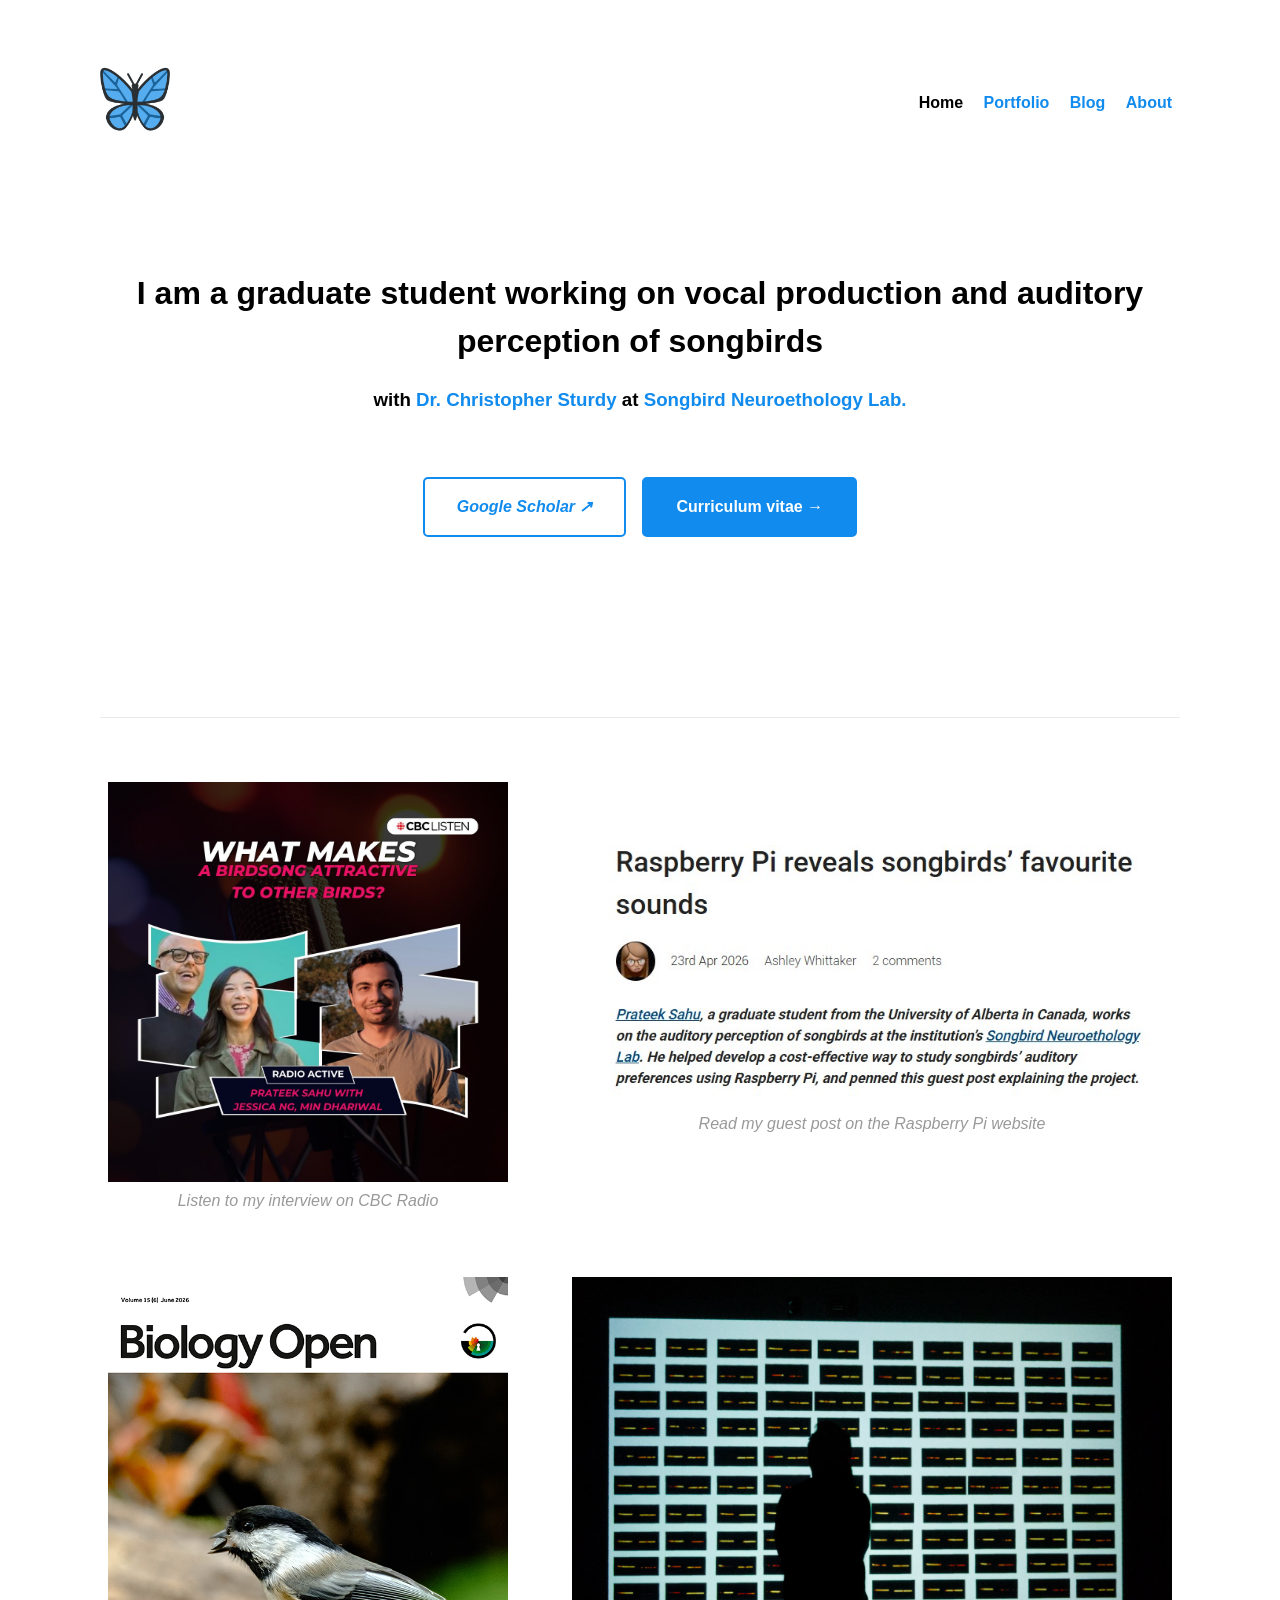
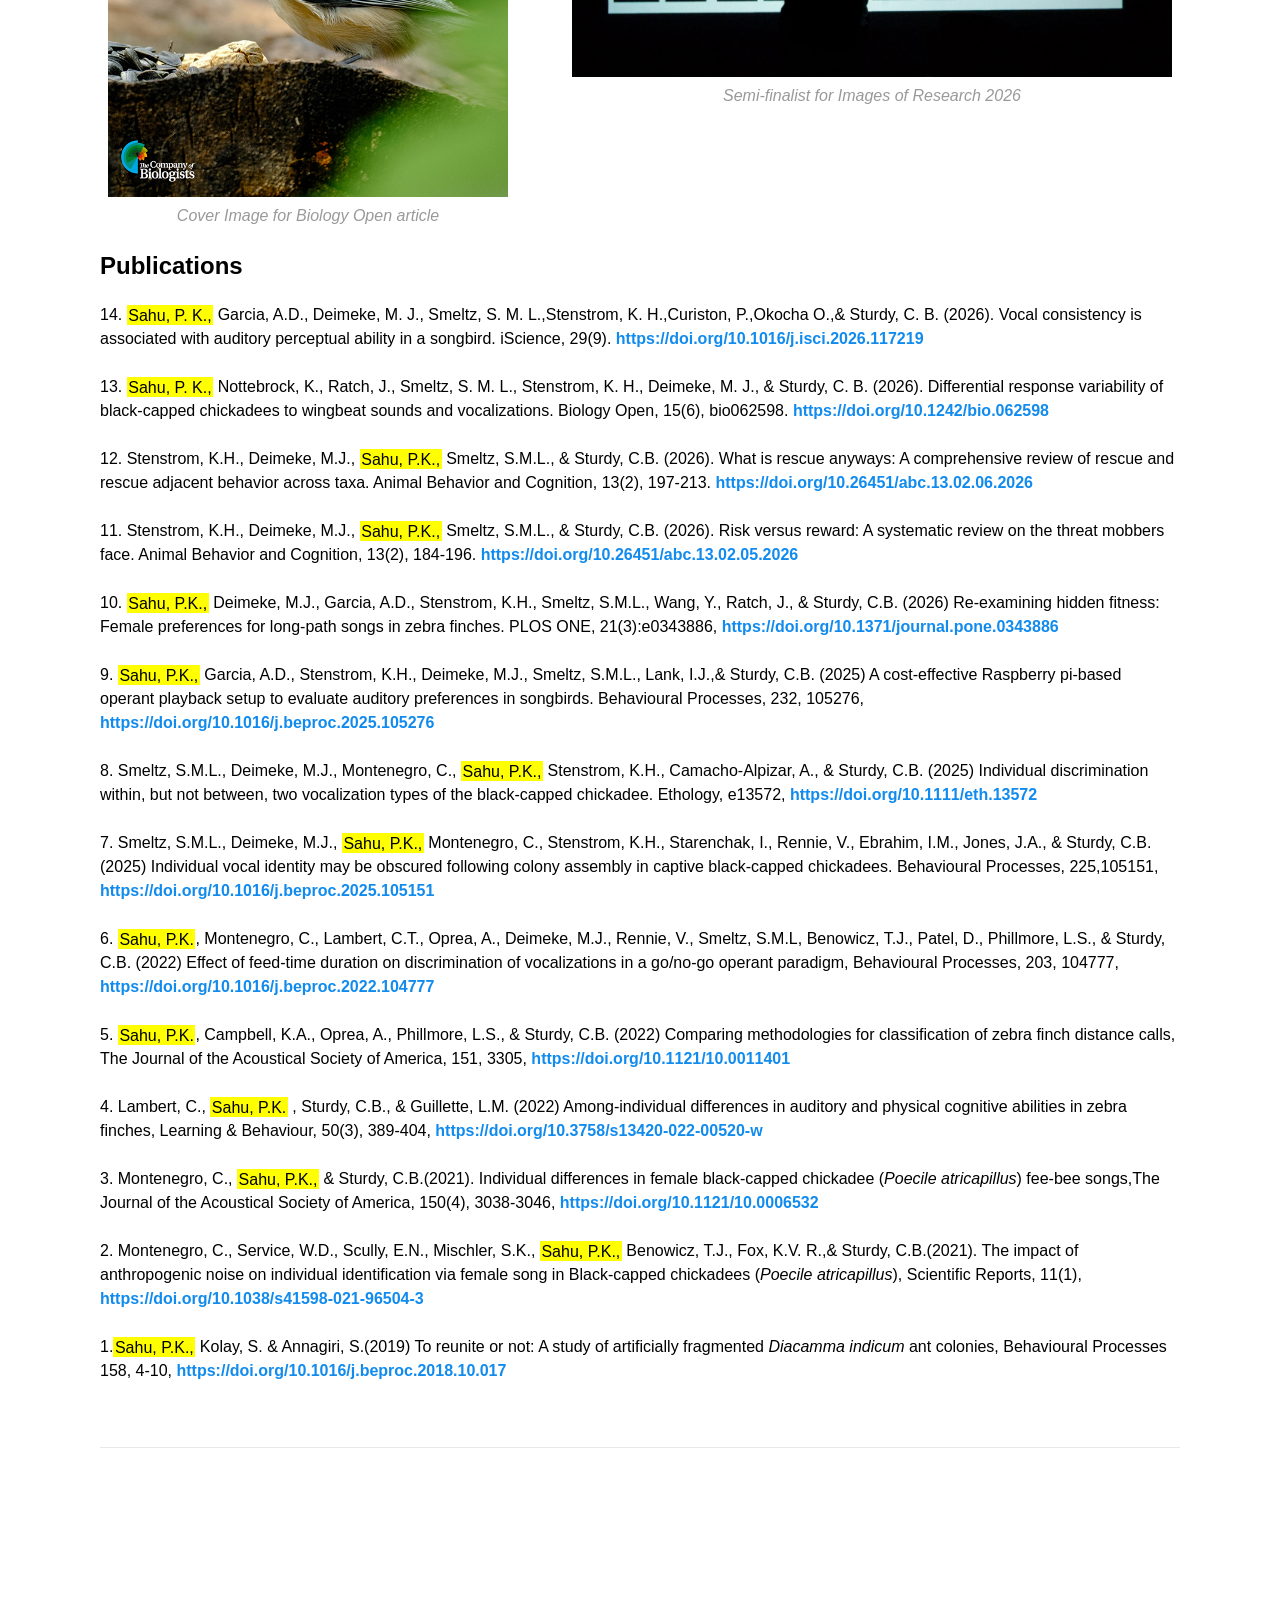
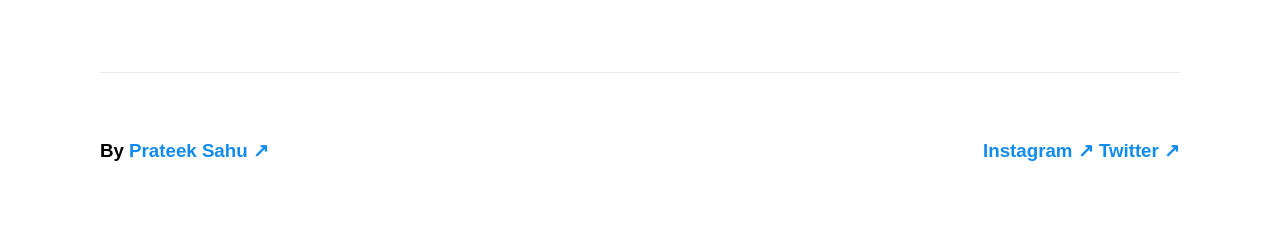
<file: index.html>
<!-- MVP.css quickstart template: https://github.com/andybrewer/mvp/ -->

<!DOCTYPE html>
<html lang="en">

<head>
    <link rel="icon" href="./images/logo.png">
    <link rel="stylesheet" href="./mvp.css">

    <meta charset="utf-8">
    <meta name="description" content="My description">
    <meta name="viewport" content="width=device-width, initial-scale=1.0">

    <title>Home | Prateek Sahu</title>
</head>

<body>
    <header>
        <nav>
            <a href="https://prateeksahu.com"> <img alt="Prateek Sahu" src="./images/logo.png" height="70"></a>
            <ul>
                <li>Home</li>
                <li><a href="./portfolio.html">Portfolio</a></li>
                <li><a href="./blog.html">Blog</a></li>
                <li><a href="./about.html">About</a></li>
                <!-- <li><a href="#">Dropdown Menu Item</a>
                    <ul>
                        <li><a href="#">Sublink with a long name</a></li>
                        <li><a href="#">Short sublink</a></li>
                    </ul>
                </li> -->
            </ul>
        </nav>
        <h1>
           I am a graduate student working on vocal production and auditory perception of songbirds</h1>
        <h3> with <a href="https://www.ualberta.ca/science/about-us/contact-us/faculty-directory/christopher-sturdy"> Dr. Christopher Sturdy </a> at 
            <a href="https://sites.psych.ualberta.ca/songbirdneuroethologylab/">Songbird Neuroethology Lab.</h3>
        <br>
        <p><a href="https://scholar.google.com/citations?user=PaXuXvQAAAAJ&hl=en" target="_blank"><i>Google Scholar &nearr;</i></a><a href="./Prateek_Sahu_CV.pdf" target="_blank"><b>Curriculum vitae &rarr;</b></a></p>
    </header>
    <main>
        <!-- <hr>
        <section>
            <!-- <header>
                <h2>Recent Research</h2>
                <p>2. Feed time duration & operant paradigm </p>
                <BR>
                <p>In our Songbird Neuroethology Lab, we often use operant conditioning procedures to study auditory perception i.e. how do birds perceive various vocalizations/sounds? 
                    In an operant study, birds are trained to respond to specific vocalizations using food reinforcement i.e. birds discriminate among vocalization categories. 
                    In previous studies of our lab, birds used to get 1 sec of food access after correct response (correct option depending on research question).
                    In the current study, I investigated the effect of doubling the feed time duration on discrimination performance.</p>
            </header> -->
            <!-- <aside>
                <h3>What?</h3>
                <p>Zebra finches discriminated female distance calls from male distance calls. We compared discrimination performance of birds who got food access of 2 sec vs 1 sec.</p>
                <!-- <p><small>*with small content</small></p> -->
            </aside> 
            <!-- <aside>
                <h3>Why?</h3>
                <p>Food time duration plays crucial role for motivation and animal-wellbeing during an experiment. Understanding its effect on experimental results will help improve animal welfare.
                     <!-- <sup>with notification</sup></p> -->
            </aside> 
            <!-- <aside>
                <h3>Results</h3>
                <p>There was no significant difference in discrimination performance between 2 sec and 1 sec group birds.</p>
            </aside> -->

        <hr>
        <!-- section for two images with link-->
        <section>
            <figure>
                <a href="https://www.cbc.ca/listen/live-radio/1-52-radio-active/clip/16206412-what-makes-birdsong-attractive-birds" target="_blank">
                    <img alt="CBC Radio Interview" src="./images/cbc.jpg" width="400">
                </a>
                <figcaption><i> Listen to my interview on CBC Radio </i></figcaption>
            </figure>
            <figure>
                <a href="https://www.raspberrypi.com/news/raspberry-pi-reveals-songbirds-favourite-sounds/" target="_blank">
                    <img alt="Raspberry Pi" src="./images/raspi.jpg" width="600">
                </a>
                <figcaption><i>Read my guest post on the Raspberry Pi website</i></figcaption>
            </figure>
            <figure>
                <a href="https://doi.org/10.1242/bio.062598" target="_blank">
                    <img alt="chickadee" src="./images/bcch.png" width="400">
                </a>
                <figcaption><i>Cover Image for Biology Open article</i></figcaption>
            </figure>
              <figure>
                <a href="https://www.ualberta.ca/en/graduate-studies/training-events/research-showcases/images-of-research/2026-images-of-research-gallery.html?details=prateek-sahu" target="_blank">
                    <img alt="chickadee" src="./images/ior.jpg" width="600">
                </a>
                <figcaption><i>Semi-finalist for Images of Research 2026</i></figcaption>
            </figure>
            
        </section>  
        <article>
            <h2>Publications</h2>
            <p>
            14. <mark> Sahu, P. K.,</mark> Garcia, A.D., Deimeke, M. J., Smeltz, S. M. L.,Stenstrom, K. H.,Curiston, P.,Okocha O.,& Sturdy, C. B. (2026). Vocal consistency is associated with auditory perceptual ability in a songbird. 
            iScience, 29(9). <a href="https://doi.org/10.1016/j.isci.2026.117219" target="_blank">https://doi.org/10.1016/j.isci.2026.117219</a> <br> <br>

            13. <mark> Sahu, P. K.,</mark> Nottebrock, K., Ratch, J., Smeltz, S. M. L., Stenstrom, K. H., Deimeke, M. J., & Sturdy, C. B. (2026). Differential response variability of black-capped chickadees to wingbeat sounds and vocalizations. 
            Biology Open, 15(6), bio062598. <a href="https://doi.org/10.1242/bio.062598" target="_blank">https://doi.org/10.1242/bio.062598</a> <br> <br>
            
            12. Stenstrom, K.H., Deimeke, M.J., <mark>Sahu, P.K.,</mark> Smeltz, S.M.L., & Sturdy, C.B. (2026). What is rescue anyways: A comprehensive review of rescue and rescue adjacent behavior across taxa. 
            Animal Behavior and Cognition, 13(2), 197-213. <a href="https://doi.org/10.26451/abc.13.02.06.2026" target="_blank">https://doi.org/10.26451/abc.13.02.06.2026</a> <br> <br>

            11. Stenstrom, K.H., Deimeke, M.J., <mark>Sahu, P.K.,</mark> Smeltz, S.M.L., & Sturdy, C.B. (2026). Risk versus reward: A systematic review on the threat mobbers face. Animal Behavior and Cognition, 13(2), 184-196. 
                <a href="https://doi.org/10.26451/abc.13.02.05.2026" target="_blank">https://doi.org/10.26451/abc.13.02.05.2026</a> <br> <br>
            10. <mark>Sahu, P.K.,</mark> Deimeke, M.J., Garcia, A.D., Stenstrom, K.H., Smeltz, S.M.L., Wang, Y., Ratch, J., & Sturdy, C.B. (2026) Re-examining hidden fitness: Female preferences for long-path songs in
            zebra finches. PLOS ONE, 21(3):e0343886,
                <a href="https://doi.org/10.1371/journal.pone.0343886" target="_blank">https://doi.org/10.1371/journal.pone.0343886</a> <br> <br>

            9. <mark>Sahu, P.K.,</mark> Garcia, A.D., Stenstrom, K.H., Deimeke, M.J., Smeltz, S.M.L., Lank, I.J.,& Sturdy, C.B. (2025) A cost-effective Raspberry pi-based operant playback setup to evaluate auditory
             preferences in songbirds. Behavioural Processes, 232, 105276,
                <a href="https://doi.org/10.1016/j.beproc.2025.105276" target="_blank">https://doi.org/10.1016/j.beproc.2025.105276</a> <br> <br>

            8. Smeltz, S.M.L., Deimeke, M.J., Montenegro, C., <mark>Sahu, P.K.,</mark> Stenstrom, K.H., Camacho-Alpizar, A., & Sturdy, C.B. (2025) Individual discrimination within, but not between, two vocalization types 
              of the black-capped chickadee. Ethology, e13572,
                <a href="https://doi.org/10.1111/eth.13572" target="_blank">https://doi.org/10.1111/eth.13572</a> <br> <br>

            7. Smeltz, S.M.L., Deimeke, M.J., <mark>Sahu, P.K.,</mark> Montenegro, C., Stenstrom, K.H., Starenchak, I., Rennie, V., Ebrahim, I.M., Jones, J.A., & Sturdy, C.B. (2025) Individual vocal identity may be obscured
               following colony assembly in captive black-capped chickadees. Behavioural Processes, 225,105151,
              <a href="https://doi.org/10.1016/j.beproc.2025.105151" target="_blank">https://doi.org/10.1016/j.beproc.2025.105151</a> <br> <br>

            6. <mark>Sahu, P.K.</mark>, Montenegro, C., Lambert, C.T., Oprea, A., Deimeke, M.J., Rennie, V., Smeltz,  S.M.L, Benowicz, T.J., Patel, D., Phillmore, L.S., & Sturdy, C.B. (2022) Effect of feed-time
               duration on discrimination of vocalizations in a go/no-go operant paradigm, Behavioural Processes, 203, 104777,
              <a href="https://doi.org/10.1016/j.beproc.2022.104777" target="_blank">https://doi.org/10.1016/j.beproc.2022.104777</a> <br> <br>
                
            5. <mark>Sahu, P.K.</mark>, Campbell, K.A., Oprea, A., Phillmore, L.S., & Sturdy, C.B. (2022) Comparing
                methodologies for classification of zebra finch distance calls, The Journal of the Acoustical Society
                of America, 151, 3305, <a href="https://doi.org/10.1121/10.0011401" target="_blank">https://doi.org/10.1121/10.0011401</a> <br> <br>

            4. Lambert, C., <mark>Sahu, P.K.</mark> , Sturdy, C.B., & Guillette, L.M. (2022) Among-individual differences in
            auditory and physical cognitive abilities in zebra finches, Learning & Behaviour, 50(3), 389-404, <a href="https://doi.org/10.3758/s13420-022-00520-w" target="_blank">https://doi.org/10.3758/s13420-022-00520-w</a> <br><br>
           
            3. Montenegro, C., <mark>Sahu, P.K.,</mark> & Sturdy, C.B.(2021). Individual differences in female black-capped chickadee (<i>Poecile atricapillus</i>) fee-bee songs,The Journal of the Acoustical Society of America,
            150(4), 3038-3046, <a href="https://doi.org/10.1121/10.0006532" target="_blank">https://doi.org/10.1121/10.0006532</a> <br><br>

            2. Montenegro, C., Service, W.D., Scully, E.N., Mischler, S.K., <mark>Sahu, P.K.,</mark> Benowicz, T.J., Fox,
            K.V. R.,& Sturdy, C.B.(2021). The impact of anthropogenic noise on individual identification via
            female song in Black-capped chickadees (<i>Poecile atricapillus</i>), Scientific Reports, 11(1),
            <a href="https://doi.org/10.1038/s41598-021-96504-3" target="_blank">https://doi.org/10.1038/s41598-021-96504-3</a> <br><br>

            1.<mark>Sahu, P.K.,</mark> Kolay, S. & Annagiri, S.(2019) To reunite or not: A study of artificially fragmented
            <i>Diacamma indicum</i> ant colonies, Behavioural Processes 158, 4-10, <a href="https://doi.org/10.1016/j.beproc.2018.10.017">https://doi.org/10.1016/j.beproc.2018.10.017</a> 

            </p>
            <!-- <figure>
                <img alt="Stock photo" src="https://via.placeholder.com/1080x500?text=Amazing+stock+photo">
                <figcaption><i>Image caption</i></figcaption>
            </figure> -->
        </article>
        <hr>
        <div>
            <!-- <h2>Current Projects</h2>
            <details>
                <summary>Auditory cognition</summary>
                <p>Focusing on different correlates  of auditory cognition.</p>
            </details> -->
            <!-- <details>
                <summary>Another expandable title</summary>
                <p>More revealed content</p>
            </details> -->
            <!-- <p>Inline <code>code</code> snippets</p>
            <pre>
                <code>
// preformatted code block
                </code>
            </pre> -->
        </div>
        <!-- <hr> -->
        <!-- <section>
            <form>
                <header>
                    <h2>Form title</h2>
                </header>
                <label for="input1">Input label:</label>
                <input type="text" id="input1" name="input1" size="20" placeholder="Input1">
                <label for="select1">Select label:</label>
                <select id="select1">
                    <option value="option1">option1</option>
                    <option value="option2">option2</option>
                </select>
                <label for="textarea1">Textarea label:</label>
                <textarea cols="40" rows="5" id="textarea1"></textarea>
                <button type="submit">Submit</button>
            </form>
        </section> -->
    </main>
    <footer>
        <hr>
        <h3>
          By <a href="https://prateeksahu.com" target="_blank">Prateek Sahu &nearr;</a>  
        <span style="float: right">
          <a href="https://instagram.com/prateekksahu" target="_blank">Instagram &nearr;</a> 
          <a href="https://twitter.com/prateek754" target="_blank">Twitter &nearr;</a>
        </span>
        </h3>
       
    </footer>
</body>

</html>
</file>
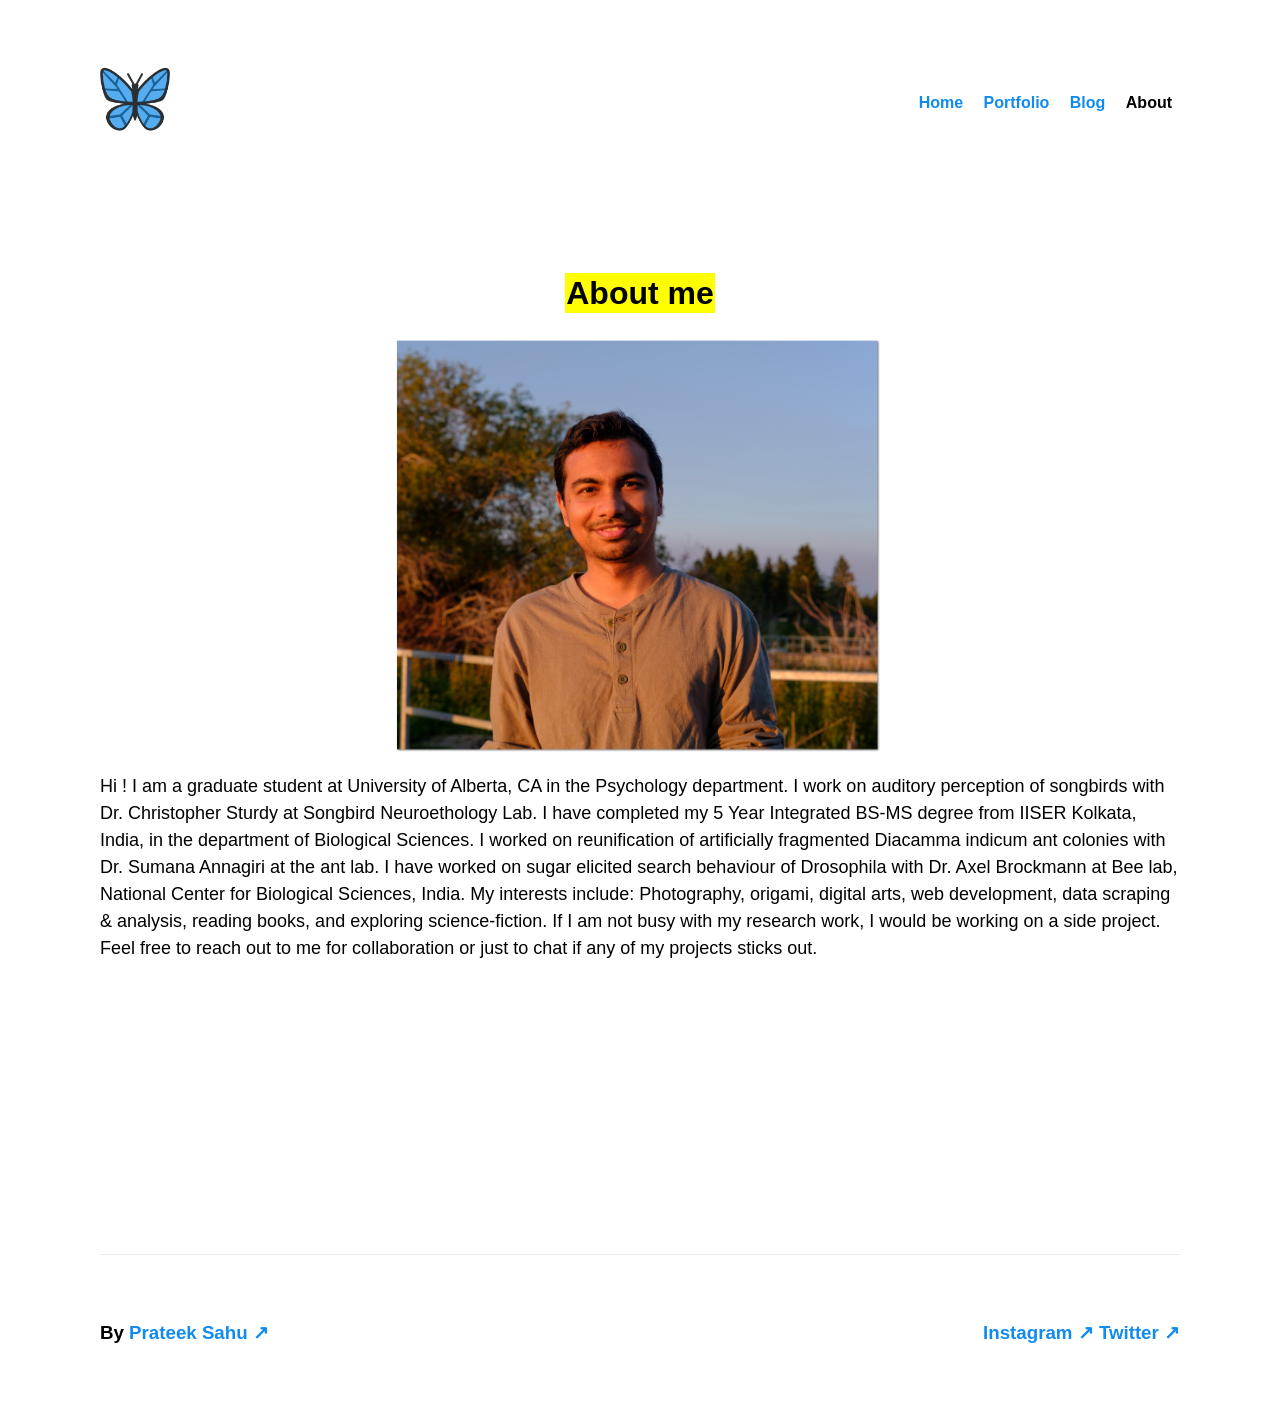
<file: about.html>
<!-- MVP.css quickstart template: https://github.com/andybrewer/mvp/ -->

<!DOCTYPE html>
<html lang="en">

<head>
    <link rel="icon" href="./images/logo.png">
    <link rel="stylesheet" href="./mvp.css">

    <meta charset="utf-8">
    <meta name="description" content="My description">
    <meta name="viewport" content="width=device-width, initial-scale=1.0">

    <title>About | Prateek Sahu</title>
</head>

<body>
    <header>
        <nav>
            <a href="https://prateeksahu.com"> <img alt="Prateek Sahu" src="./images/logo.png" height="70"></a>
            <ul>
                <li><a href="./index.html">Home</a></li>
                <li><a href="./portfolio.html">Portfolio</a></li>
                <li><a href="./blog.html">Blog</a></li>
                <li>About</li>
                <!-- <li><a href="#">Dropdown Menu Item</a>
                    <ul>
                        <li><a href="#">Sublink with a long name</a></li>
                        <li><a href="#">Short sublink</a></li>
                    </ul>
                </li> -->
            </ul>
        </nav>
        <h1>
            <mark>About me</mark> </h1>
            <figure>
                <img alt="Prateek Sahu" src="./images/Prateek.png" width="500" height="416">
                <figcaption><i></i></figcaption>
            </figure>
            <p style="font-size:18px; text-align: left;"> Hi ! I am a graduate student at University of Alberta, CA in the Psychology department. 
                I work on auditory perception of songbirds with Dr. Christopher Sturdy at Songbird Neuroethology Lab. 
                I have completed my 5 Year Integrated BS-MS degree from IISER Kolkata, India, in the department of Biological Sciences. 
                I worked on reunification of artificially fragmented Diacamma indicum ant colonies with Dr. Sumana Annagiri at the ant lab. 
                I have worked on sugar elicited search behaviour of Drosophila with Dr. Axel Brockmann at Bee lab, National Center for Biological Sciences, India.
                My interests include: Photography, origami, digital arts, web development, data scraping & analysis, reading books, and exploring science-fiction. 
                If I am not busy with my research work, I would be working on a side project. Feel free to reach out to me for collaboration or just to chat if any of my projects sticks out.</p>
        <!-- <p> Page Subheading with <mark>highlighting</mark></p> -->
        <br>
        <!-- <p><a href="#"><i>Italic Link Button</i></a><a href="#"><b>Bold Link Button &rarr;</b></a></p> -->
        
    </header>
    <main>
        <!-- <hr>
        <section>
            <blockquote>
                "Quote"
                <footer><i>- Attribution</i></footer>
            </blockquote>
        </section>
        <hr> -->
        <article>
            <!-- <h2>Left-aligned header</h2>
            <p>Left-aligned paragraph</p>
            <aside>
                <p>Article callout</p>
            </aside>
            <ul>
                <li>List item 1</li>
                <li>List item 2</li>
            </ul> -->
         
        </article>
        <!-- <hr> -->
        <!-- <section>
            <form>
                <header>
                    <h2>Form title</h2>
                </header>
                <label for="input1">Input label:</label>
                <input type="text" id="input1" name="input1" size="20" placeholder="Input1">
                <label for="select1">Select label:</label>
                <select id="select1">
                    <option value="option1">option1</option>
                    <option value="option2">option2</option>
                </select>
                <label for="textarea1">Textarea label:</label>
                <textarea cols="40" rows="5" id="textarea1"></textarea>
                <button type="submit">Submit</button>
            </form>
        </section> -->
    </main>
    <footer>
        <hr>
        <h3>
          By <a href="https://prateeksahu.com" target="_blank">Prateek Sahu &nearr;</a>  
        <span style="float: right">
          <a href="https://instagram.com/prateekksahu" target="_blank">Instagram &nearr;</a> 
          <a href="https://twitter.com/prateek754" target="_blank">Twitter &nearr;</a>
        </span>
        </h3>
       
    </footer>
</body>

</html>
</file>
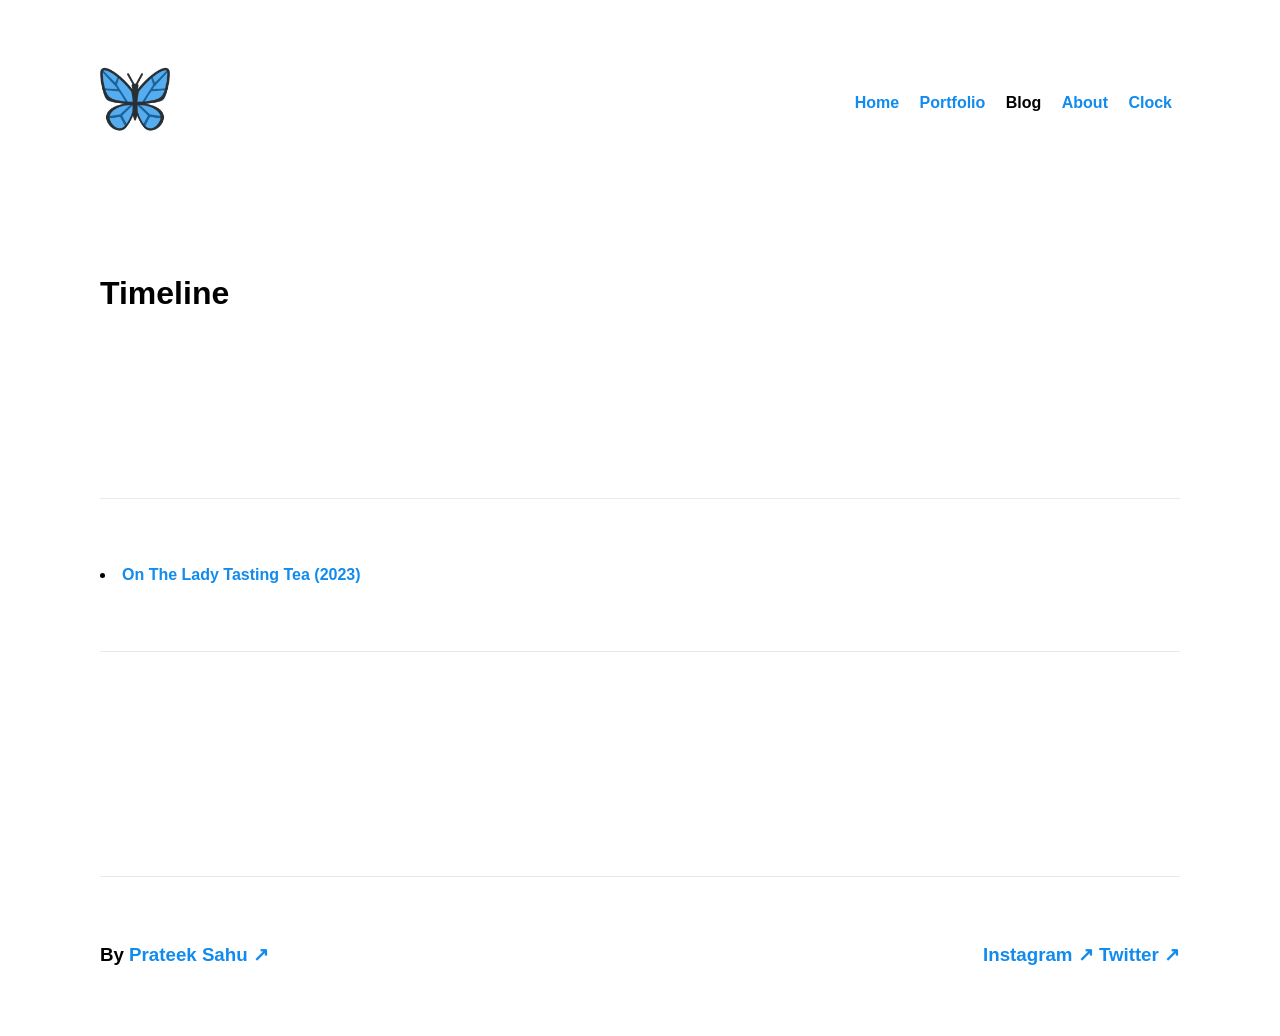
<file: blog.html>
<!-- MVP.css quickstart template: https://github.com/andybrewer/mvp/ -->

<!DOCTYPE html>
<html lang="en">

<head>
    <link rel="icon" href="./images/logo.png">
    <link rel="stylesheet" href="./mvp.css">

    <meta charset="utf-8">
    <meta name="description" content="My description">
    <meta name="viewport" content="width=device-width, initial-scale=1.0">

    <title>Blog | Prateek Sahu</title>
</head>

<body>
    <header>
        <nav>
            <a href="https://prateeksahu.com"> <img alt="Prateek Sahu" src="./images/logo.png" height="70"></a>
            <ul>
                <li><a href="./index.html">Home</a></li>
                <li><a href="./portfolio.html">Portfolio</a></li>
                <li>Blog</li>
                <li><a href="./about.html">About</a></li>
                <li><a href="./gauge-clock.html">Clock</a></li>
            </ul>
        </nav>
        <h1 style="text-align:left;">Timeline</h1>
    </header>
    <main>
        <hr>
        <article>
            <li><a href="./blogs/Oltt.html">On The Lady Tasting Tea (2023)</a></li>
            
        </article>
        <hr>
    </main>
    <footer>
        <hr>
        <h3>
          By <a href="https://prateeksahu.com" target="_blank">Prateek Sahu &nearr;</a>  
        <span style="float: right">
          <a href="https://instagram.com/prateekksahu" target="_blank">Instagram &nearr;</a> 
          <a href="https://twitter.com/prateek754" target="_blank">Twitter &nearr;</a>
        </span>
        </h3>
    </footer>
</body>

</html>
</file>
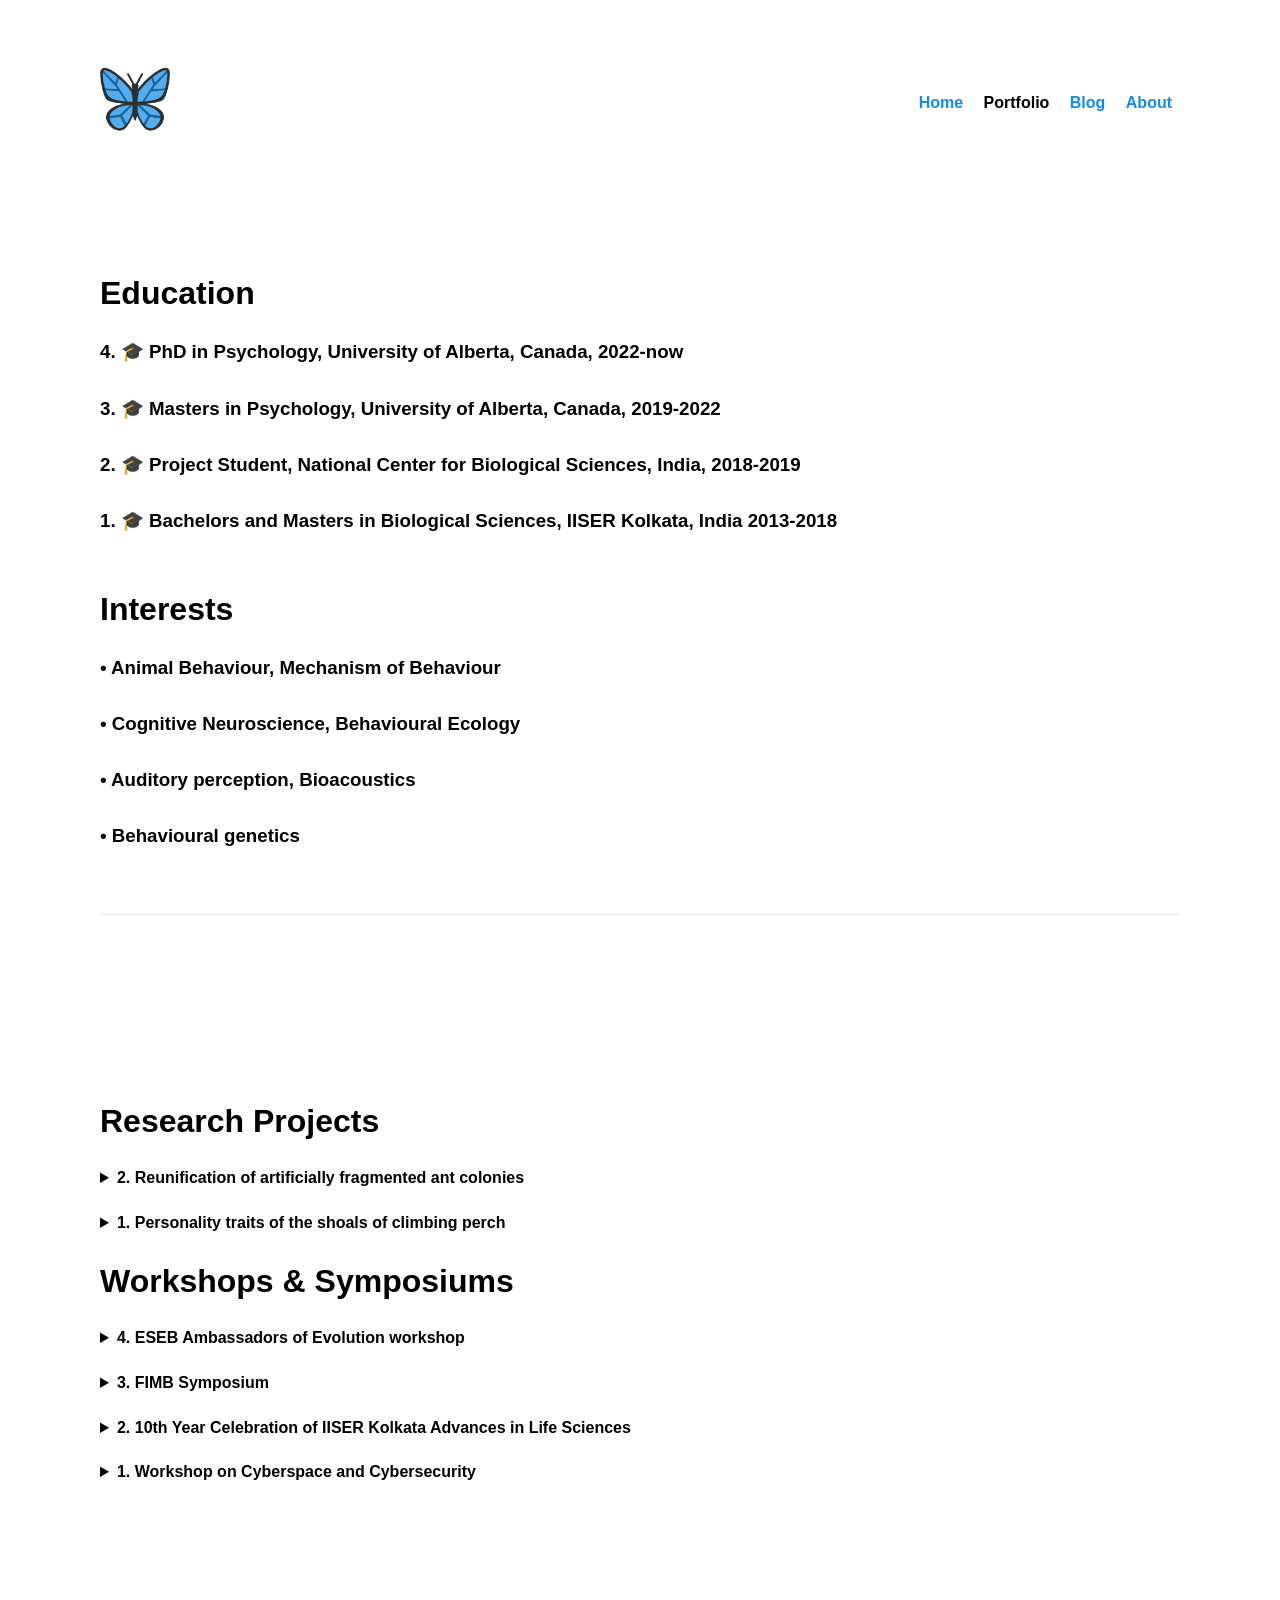
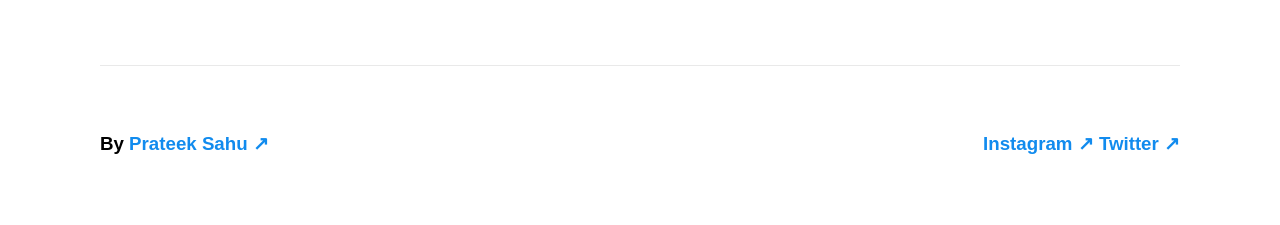
<file: portfolio.html>
<!-- MVP.css quickstart template: https://github.com/andybrewer/mvp/ -->

<!DOCTYPE html>
<html lang="en">

<head>
    <link rel="icon" href="./images/logo.png">
    <link rel="stylesheet" href="./mvp.css">

    <meta charset="utf-8">
    <meta name="description" content="My description">
    <meta name="viewport" content="width=device-width, initial-scale=1.0">

    <title>Portfolio | Prateek Sahu</title>
</head>

<body>
    <header>
        <nav>
            <a href="https://prateeksahu.com"> <img alt="Prateek Sahu" src="./images/logo.png" height="70"></a>
            <ul>
                <li><a href="./index.html">Home</a></li>
                <li>Portfolio</li>
                <li><a href="./blog.html">Blog</a></li>
                <li><a href="./about.html">About</a></li>
            </ul>
        </nav>
        <h1 style="text-align: left;">Education </h1>
        <h3 style="text-align: left;">4. 🎓 PhD in Psychology, University of Alberta, Canada, 2022-now <br> <br>
            3. 🎓 Masters in Psychology, University of Alberta, Canada, 2019-2022 <br> <br>
            2. 🎓 Project Student, National Center for Biological Sciences, India, 2018-2019 <br> <br>
            1. 🎓 Bachelors and Masters in Biological Sciences, IISER Kolkata, India 2013-2018 <br> <br>
        </h3>
        <h1 style="text-align: left;">Interests </h1>
        <h3 style="text-align: left;">&#8226; Animal Behaviour, Mechanism of Behaviour <br> <br>
            &#8226; Cognitive Neuroscience, Behavioural Ecology <br> <br>
            &#8226; Auditory perception, Bioacoustics <br> <br>
            &#8226; Behavioural genetics
        </h3>
        <hr>
    </header>
    <main>
        <div>
            <h1>Research Projects</h1>
            <details>
                <summary> 2. Reunification of artificially fragmented ant colonies</summary>
                <p> <i>Diacamma indicum</i> is an queenless ponerine ant that is found from East India, South India and Sri Lanka. 
                    They form colonies in which the eggs are laid by a mated worker called the gamergate. 
                    Nests provide an organism protection from predators and shelter from adverse changes in the environment. <br> <br>

                    Colony cohesion and cooperation are essential for colonies to procure food acquisition through efficient foraging, building nests, rearing of juveniles, survival in adverse conditions, group defence and protection from predation. 
                    However, colony cohesion is disrupted when nests get destroyed and colonies are left exposed and vulnerable. 
                    Thus, ant colonies need to relocate to a different nest for their survival. <br> <br>
                    
                    Relocation is a costly process in terms of time and energy and involves risks, such as predation, loss of resources, and colony fragmentation. 
                    <i>Diacamma indicum</i> colonies split into multiple temporary fragments before reuniting to a single site during the relocation in the natural habitat of these ants. 
                    We have tried to understand this reunification process by artificially fragmented the ant colonies in controlled laboratory conditions. 
                    When colonies were artificially fragmented, they mostly (25/30) reunified into a single nest. 
                    When the quality of the nest occupied by the sole reproductive was good, colonies reunified at this address. 
                    However, quality of new nest is more important than her presence as colonies choose the risk of relocating her when she was in a suboptimal nest. 
                    We have also used network analysis to better understand the reunification process.</p>
            </details>
            <details>
                <summary>1. Personality traits of the shoals of climbing perch</summary>
                <p><i>Anabas testudineus</i>, the climbing perch, is a species of fish in the family Anabantidae. It is native to Asia. They possess a labyrinth organ, a structure in the head which allows it to breathe atmospheric oxygen. 
                    Fish of this family are commonly seen gulping at air at the surface of the water. In their wild habitat these fishes are often found near the surface of water. <br> <br>

                    We had worked on personality traits of the shoals of climbing perch. We asked whether there is consistency among different methods for testing of personality traits. Further, we looked at how the personality traits affect the decision-making in this species.</p>
            </details>
            <h1>Workshops & Symposiums</h1>
            <details>
                <summary>4. ESEB Ambassadors of Evolution workshop</summary>
                <p>The Ambassadors of Evolution Workshop funded by the European Society For Evolutionary Biology (ESEB) had been organized by the Behaviour and Ecology lab of IISER Kolkata with help of convener of the workshop Professor Dr. Anindita Bhadra. <br> <br>

                    The children of classes V to VIII of the Oriental Public School, Kalyani participated in the two-day workshop at IISER Kolkata Campus. 
                    The aim of the workshop was to introduce basic concepts in evolution to the children through short lectures and fun experiments.<br> <br>
                    
                    About 50 students, who were participated in the workshop, presented their understanding of evolution to their peers in an open science fair at their school on 8th September 2017. 
                    I was part of this program as volunteer to help a group of students understands the basic concepts of evolution.</p>
            </details>
            <details>
                <summary>3. FIMB Symposium</summary>
                <p>The Frontiers in Modern Biology(FIMB) symposium was organised by the Department Biological Sciences of IISER, Kolkata on 5-6th December 2015. <br><br>

                The symposium consisted of invited talks by eminent scientists along with student posters. The symposium covered diverse areas of modern biology across three main sessions- disease biology, genomics and evolution and interdisciplinary areas in biology.</p>
            </details>
            <details>
                <summary>2. 10th Year Celebration of IISER Kolkata Advances in Life Sciences</summary>
                <p> The 10th Year Celebration of IISER Kolkata Advances in Life Sciences was organized by the Department Biological Sciences of IISER, Kolkata on 13-15th January 2017.<br><br>

                    The symposium consisted of invited talks by eminent scientists along with student posters. The symposium showcased modern biology in its diverse glory over three main sessions – Disease Biology, Genomics and Evolution and Interdisciplinary Biology.</p>
            </details>
            <details>
                <summary>1. Workshop on Cyberspace and Cybersecurity</summary>
                <p>The Workshop on Cyberspace and Cybersecurity was organized by IISER Kolkata on November 4, 2017. The workshop was consisted of a series of lectures on <br> <br>

                    &#8226; Cyberspace: Privacy and Security Issues by Prof. Chandan Mazumdar  <br> <br>
                    &#8226; Quantum technology for hacker-free Society by Prof. Prasanta Panigrahi <br> <br>
                    &#8226; Introduction to the Quantum world 101 and some 010 by Dr. Rick Mukherjee <br> <br>
                    &#8226; Cyber Security: Attacks and Countermeasures by Prof. Dipanwita Roy Chowdhury <br> <br>
                    &#8226; Digital Security: Do We Need to Get Paranoid? by Dr. P. A. Sreeram <br> <br>
                    &#8226; Aspects of Quantum Cryptography by Dr. Goutam Paul</p>
            </details>
        </div>
    </main>
    <footer>
        <hr>
        <h3>
          By <a href="https://prateeksahu.com" target="_blank">Prateek Sahu &nearr;</a>  
        <span style="float: right">
          <a href="https://instagram.com/prateekksahu" target="_blank">Instagram &nearr;</a> 
          <a href="https://twitter.com/prateek754" target="_blank">Twitter &nearr;</a>
        </span>
        </h3>
    </footer>
</body>

</html>
</file>
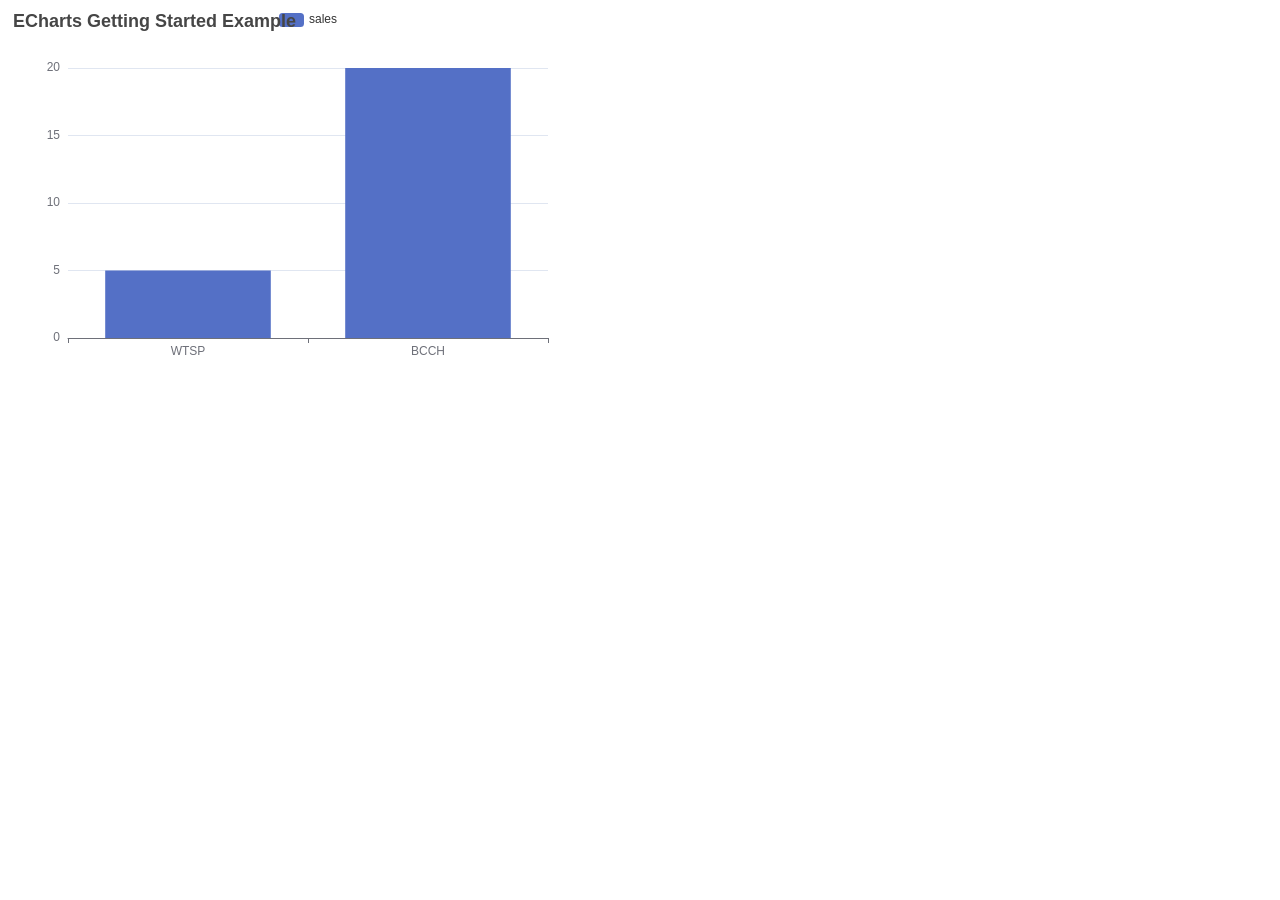
<file: simplebar.html>
<!DOCTYPE html>
<html>
  <head>
    <meta charset="utf-8" />
    <!-- Include the ECharts file you just downloaded -->
    <script src="echarts.js"></script>
  </head>
  <body>
    <!-- Prepare a DOM with a defined width and height for ECharts -->
    <div id="main" style="width: 600px;height:400px;"></div>
    <script type="text/javascript">
      // Initialize the echarts instance based on the prepared dom
      var myChart = echarts.init(document.getElementById('main'));

      // Specify the configuration items and data for the chart
      var option = {
        title: {
          text: 'ECharts Getting Started Example'
        },
        tooltip: {},
        legend: {
          data: ['sales']
        },
        xAxis: {
          data: ["WTSP","BCCH"]
        },
        yAxis: {},
        series: [
          {
            name: 'sales',
            type: 'bar',
            data: [5, 20]
          }
        ]
      };

      // Display the chart using the configuration items and data just specified.
      myChart.setOption(option);
    </script>
  </body>
</html>
</html>
</file>
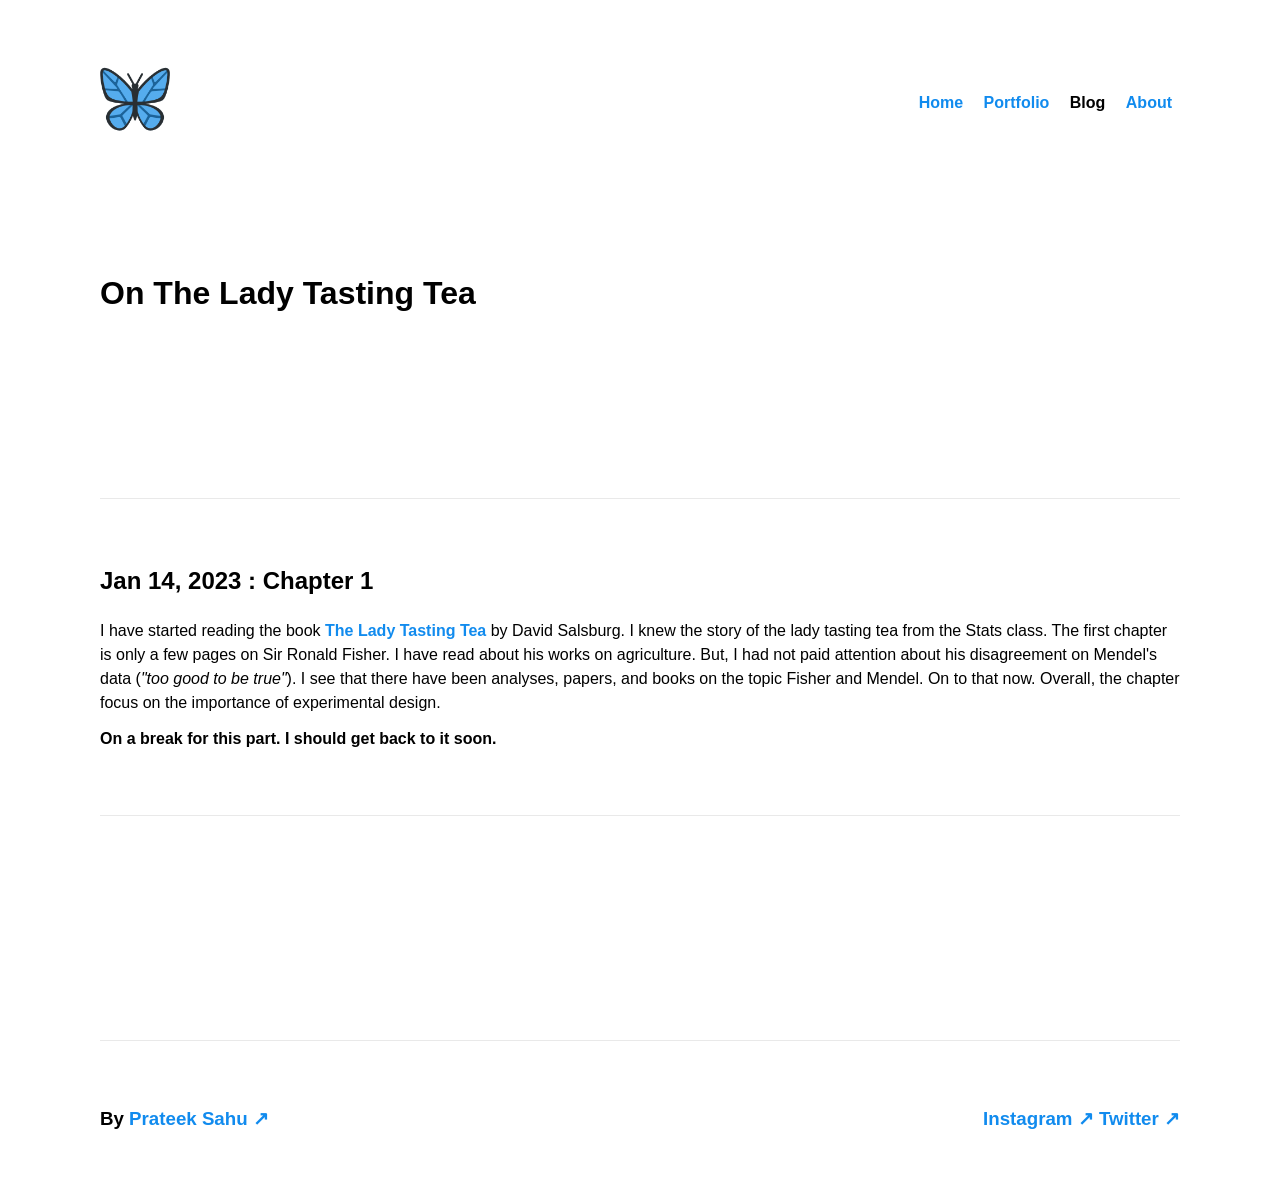
<file: blogs/Oltt.html>
<!-- MVP.css quickstart template: https://github.com/andybrewer/mvp/ -->

<!DOCTYPE html>
<html lang="en">

<head>
    <link rel="icon" href="./images/logo.png">
    <link rel="stylesheet" href="./mvp.css">

    <meta charset="utf-8">
    <meta name="description" content="My description">
    <meta name="viewport" content="width=device-width, initial-scale=1.0">

    <title>On The Lady Tasting Tea | Prateek Sahu</title>
</head>

<body>
    <header>
        <nav>
            <a href="https://prateeksahu.com"> <img alt="Prateek Sahu" src="./images/logo.png" height="70"></a>
            <ul>
                <li><a href="../index.html">Home</a></li>
                <li><a href="../portfolio.html">Portfolio</a></li>
                <li>Blog</li>
                <li><a href="../about.html">About</a></li>
            </ul>
        </nav>
        <h1 style="text-align:left;">On The Lady Tasting Tea</h1>
    </header>
    <main>
        <hr>
        <article>
            <h2>Jan 14, 2023 : Chapter 1</h2>
            <p> I have started reading the book <a href="https://en.wikipedia.org/wiki/The_Lady_Tasting_Tea">The Lady Tasting Tea</a>  by David Salsburg. I knew the story of the lady tasting tea from the Stats class. 
            The first chapter is only a few pages on Sir Ronald Fisher. I have read about his works on agriculture. But, I had not paid attention about his disagreement on Mendel's data (<i>"too good to be true"</i>). I see that there have been analyses, papers, and books  
            on the topic Fisher and Mendel. On to that now. Overall, the chapter focus on the importance of experimental design.   </p>

            <p><b>On a break for this part. I should get back to it soon. </b></p>
        </article>
        <hr>
    </main>
    <footer>
        <hr>
        <h3>
          By <a href="https://prateeksahu.com" target="_blank">Prateek Sahu &nearr;</a>  
        <span style="float: right">
          <a href="https://instagram.com/prateekksahu" target="_blank">Instagram &nearr;</a> 
          <a href="https://twitter.com/prateek754" target="_blank">Twitter &nearr;</a>
        </span>
        </h3>
    </footer>
</body>

</html>
</file>
<file: mvp.css>
/* MVP.css v1.11 - https://github.com/andybrewer/mvp */

:root {
    --active-brightness: 0.85;
    --border-radius: 5px;
    --box-shadow: 2px 2px 10px;
    --color-accent: #118bee15;
    --color-bg: #fff;
    --color-bg-secondary: #e9e9e9;
    --color-link: #118bee;
    --color-secondary: #920de9;
    --color-secondary-accent: #920de90b;
    --color-shadow: #f4f4f4;
    --color-table: #118bee;
    --color-text: #000;
    --color-text-secondary: #999;
    --font-family: -apple-system, BlinkMacSystemFont, "Segoe UI", Roboto, Oxygen-Sans, Ubuntu, Cantarell, "Helvetica Neue", sans-serif;
    --hover-brightness: 1.2;
    --justify-important: center;
    --justify-normal: left;
    --line-height: 1.5;
    --width-card: 285px;
    --width-card-medium: 460px;
    --width-card-wide: 800px;
    --width-content: 1080px;
}

@media (prefers-color-scheme: dark) {
    :root[color-mode="user"] {
        --color-accent: #0097fc4f;
        --color-bg: #333;
        --color-bg-secondary: #555;
        --color-link: #0097fc;
        --color-secondary: #e20de9;
        --color-secondary-accent: #e20de94f;
        --color-shadow: #bbbbbb20;
        --color-table: #0097fc;
        --color-text: #f7f7f7;
        --color-text-secondary: #aaa;
    }
}

/* Layout */
article aside {
    background: var(--color-secondary-accent);
    border-left: 4px solid var(--color-secondary);
    padding: 0.01rem 0.8rem;
}

body {
    background: var(--color-bg);
    color: var(--color-text);
    font-family: var(--font-family);
    line-height: var(--line-height);
    margin: 0;
    overflow-x: hidden;
    padding: 0;
}

footer,
header,
main {
    margin: 0 auto;
    max-width: var(--width-content);
    padding: 3rem 1rem;
}

hr {
    background-color: var(--color-bg-secondary);
    border: none;
    height: 1px;
    margin: 4rem 0;
    width: 100%;
}

section {
    display: flex;
    flex-wrap: wrap;
    gap: 4rem;
    justify-content: var(--justify-important);
}

section img,
article img {
    max-width: 100%;
}

section pre {
    overflow: auto;
}

section aside {
    border: 1px solid var(--color-bg-secondary);
    border-radius: var(--border-radius);
    box-shadow: var(--box-shadow) var(--color-shadow);
    margin: 1rem;
    padding: 1.25rem;
    width: var(--width-card);
}

section aside:hover {
    box-shadow: var(--box-shadow) var(--color-bg-secondary);
}

[hidden] {
    display: none;
}

/* Headers */
article header,
div header,
main header {
    padding-top: 0;
}

header {
    text-align: var(--justify-important);
}

header a b,
header a em,
header a i,
header a strong {
    margin-left: 0.5rem;
    margin-right: 0.5rem;
}

header nav img {
    margin: 1rem 0;
}

section header {
    padding-top: 0;
    width: 100%;
}

/* Nav */
nav {
    align-items: center;
    display: flex;
    font-weight: bold;
    justify-content: space-between;
    margin-bottom: 7rem;
}

nav ul {
    list-style: none;
    padding: 0;
}

nav ul li {
    display: inline-block;
    margin: 0 0.5rem;
    position: relative;
    text-align: left;
}

/* Nav Dropdown */
nav ul li:hover ul {
    display: block;
}

nav ul li ul {
    background: var(--color-bg);
    border: 1px solid var(--color-bg-secondary);
    border-radius: var(--border-radius);
    box-shadow: var(--box-shadow) var(--color-shadow);
    display: none;
    height: auto;
    left: -2px;
    padding: .5rem 1rem;
    position: absolute;
    top: 1.7rem;
    white-space: nowrap;
    width: auto;
    z-index: 1;
}

nav ul li ul::before {
    /* fill gap above to make mousing over them easier */
    content: "";
    position: absolute;
    left: 0;
    right: 0;
    top: -0.5rem;
    height: 0.5rem;
}

nav ul li ul li,
nav ul li ul li a {
    display: block;
}

/* Typography */
code,
samp {
    background-color: var(--color-accent);
    border-radius: var(--border-radius);
    color: var(--color-text);
    display: inline-block;
    margin: 0 0.1rem;
    padding: 0 0.5rem;
}

details {
    margin: 1.3rem 0;
}

details summary {
    font-weight: bold;
    cursor: pointer;
}

h1,
h2,
h3,
h4,
h5,
h6 {
    line-height: var(--line-height);
}

mark {
    padding: 0.1rem;
}

ol li,
ul li {
    padding: 0.2rem 0;
}

p {
    margin: 0.75rem 0;
    padding: 0;
    width: 100%;
}

pre {
    margin: 1rem 0;
    max-width: var(--width-card-wide);
    padding: 1rem 0;
}

pre code,
pre samp {
    display: block;
    max-width: var(--width-card-wide);
    padding: 0.5rem 2rem;
    white-space: pre-wrap;
}

small {
    color: var(--color-text-secondary);
}

sup {
    background-color: var(--color-secondary);
    border-radius: var(--border-radius);
    color: var(--color-bg);
    font-size: xx-small;
    font-weight: bold;
    margin: 0.2rem;
    padding: 0.2rem 0.3rem;
    position: relative;
    top: -2px;
}

/* Links */
a {
    color: var(--color-link);
    display: inline-block;
    font-weight: bold;
    text-decoration: none;
}

a:active {
    filter: brightness(var(--active-brightness));
    text-decoration: underline;
}

a:hover {
    filter: brightness(var(--hover-brightness));
    text-decoration: underline;
}

a b,
a em,
a i,
a strong,
button {
    border-radius: var(--border-radius);
    display: inline-block;
    font-size: medium;
    font-weight: bold;
    line-height: var(--line-height);
    margin: 0.5rem 0;
    padding: 1rem 2rem;
}

button {
    font-family: var(--font-family);
}

button:active {
    filter: brightness(var(--active-brightness));
}

button:hover {
    cursor: pointer;
    filter: brightness(var(--hover-brightness));
}

a b,
a strong,
button {
    background-color: var(--color-link);
    border: 2px solid var(--color-link);
    color: var(--color-bg);
}

a em,
a i {
    border: 2px solid var(--color-link);
    border-radius: var(--border-radius);
    color: var(--color-link);
    display: inline-block;
    padding: 1rem 2rem;
}

article aside a {
    color: var(--color-secondary);
}

/* Images */
figure {
    margin: 0;
    padding: 0;
    text-align: center;
}

figure img {
    max-width: 100%;
}

figure figcaption {
    color: var(--color-text-secondary);
}

/* Forms */
button:disabled,
input:disabled {
    background: var(--color-bg-secondary);
    border-color: var(--color-bg-secondary);
    color: var(--color-text-secondary);
    cursor: not-allowed;
}

button[disabled]:hover {
    filter: none;
}

form {
    border: 1px solid var(--color-bg-secondary);
    border-radius: var(--border-radius);
    box-shadow: var(--box-shadow) var(--color-shadow);
    display: block;
    max-width: var(--width-card-wide);
    min-width: var(--width-card);
    padding: 1.5rem;
    text-align: var(--justify-normal);
}

form header {
    margin: 1.5rem 0;
    padding: 1.5rem 0;
}

input,
label,
select,
textarea {
    display: block;
    font-size: inherit;
    max-width: var(--width-card-wide);
}

input[type="checkbox"],
input[type="radio"] {
    display: inline-block;
}

input[type="checkbox"]+label,
input[type="radio"]+label {
    display: inline-block;
    font-weight: normal;
    position: relative;
    top: 1px;
}

input[type="range"] {
    padding: 0.4rem 0;
}

input,
select,
textarea {
    border: 1px solid var(--color-bg-secondary);
    border-radius: var(--border-radius);
    margin-bottom: 1rem;
    padding: 0.4rem 0.8rem;
}

input[type="text"],
textarea {
    width: calc(100% - 1.6rem);
}

input[readonly],
textarea[readonly] {
    background-color: var(--color-bg-secondary);
}

label {
    font-weight: bold;
    margin-bottom: 0.2rem;
}

/* Popups */
dialog {
    border: 1px solid var(--color-bg-secondary);
    border-radius: var(--border-radius);
    box-shadow: var(--box-shadow) var(--color-shadow);
    position: fixed;
    top: 50%;
    left: 50%;
    transform: translate(-50%, -50%);
    width: 50%;
    z-index: 999;
}

/* Tables */
table {
    border: 1px solid var(--color-bg-secondary);
    border-radius: var(--border-radius);
    border-spacing: 0;
    display: inline-block;
    max-width: 100%;
    overflow-x: auto;
    padding: 0;
    white-space: nowrap;
}

table td,
table th,
table tr {
    padding: 0.4rem 0.8rem;
    text-align: var(--justify-important);
}

table thead {
    background-color: var(--color-table);
    border-collapse: collapse;
    border-radius: var(--border-radius);
    color: var(--color-bg);
    margin: 0;
    padding: 0;
}

table thead th:first-child {
    border-top-left-radius: var(--border-radius);
}

table thead th:last-child {
    border-top-right-radius: var(--border-radius);
}

table thead th:first-child,
table tr td:first-child {
    text-align: var(--justify-normal);
}

table tr:nth-child(even) {
    background-color: var(--color-accent);
}

/* Quotes */
blockquote {
    display: block;
    font-size: x-large;
    line-height: var(--line-height);
    margin: 1rem auto;
    max-width: var(--width-card-medium);
    padding: 1.5rem 1rem;
    text-align: var(--justify-important);
}

blockquote footer {
    color: var(--color-text-secondary);
    display: block;
    font-size: small;
    line-height: var(--line-height);
    padding: 1.5rem 0;
}
</file>
<file: blogs/mvp.css>
/* MVP.css v1.11 - https://github.com/andybrewer/mvp */

:root {
    --active-brightness: 0.85;
    --border-radius: 5px;
    --box-shadow: 2px 2px 10px;
    --color-accent: #118bee15;
    --color-bg: #fff;
    --color-bg-secondary: #e9e9e9;
    --color-link: #118bee;
    --color-secondary: #920de9;
    --color-secondary-accent: #920de90b;
    --color-shadow: #f4f4f4;
    --color-table: #118bee;
    --color-text: #000;
    --color-text-secondary: #999;
    --font-family: -apple-system, BlinkMacSystemFont, "Segoe UI", Roboto, Oxygen-Sans, Ubuntu, Cantarell, "Helvetica Neue", sans-serif;
    --hover-brightness: 1.2;
    --justify-important: center;
    --justify-normal: left;
    --line-height: 1.5;
    --width-card: 285px;
    --width-card-medium: 460px;
    --width-card-wide: 800px;
    --width-content: 1080px;
}

@media (prefers-color-scheme: dark) {
    :root[color-mode="user"] {
        --color-accent: #0097fc4f;
        --color-bg: #333;
        --color-bg-secondary: #555;
        --color-link: #0097fc;
        --color-secondary: #e20de9;
        --color-secondary-accent: #e20de94f;
        --color-shadow: #bbbbbb20;
        --color-table: #0097fc;
        --color-text: #f7f7f7;
        --color-text-secondary: #aaa;
    }
}

/* Layout */
article aside {
    background: var(--color-secondary-accent);
    border-left: 4px solid var(--color-secondary);
    padding: 0.01rem 0.8rem;
}

body {
    background: var(--color-bg);
    color: var(--color-text);
    font-family: var(--font-family);
    line-height: var(--line-height);
    margin: 0;
    overflow-x: hidden;
    padding: 0;
}

footer,
header,
main {
    margin: 0 auto;
    max-width: var(--width-content);
    padding: 3rem 1rem;
}

hr {
    background-color: var(--color-bg-secondary);
    border: none;
    height: 1px;
    margin: 4rem 0;
    width: 100%;
}

section {
    display: flex;
    flex-wrap: wrap;
    justify-content: var(--justify-important);
}

section img,
article img {
    max-width: 100%;
}

section pre {
    overflow: auto;
}

section aside {
    border: 1px solid var(--color-bg-secondary);
    border-radius: var(--border-radius);
    box-shadow: var(--box-shadow) var(--color-shadow);
    margin: 1rem;
    padding: 1.25rem;
    width: var(--width-card);
}

section aside:hover {
    box-shadow: var(--box-shadow) var(--color-bg-secondary);
}

[hidden] {
    display: none;
}

/* Headers */
article header,
div header,
main header {
    padding-top: 0;
}

header {
    text-align: var(--justify-important);
}

header a b,
header a em,
header a i,
header a strong {
    margin-left: 0.5rem;
    margin-right: 0.5rem;
}

header nav img {
    margin: 1rem 0;
}

section header {
    padding-top: 0;
    width: 100%;
}

/* Nav */
nav {
    align-items: center;
    display: flex;
    font-weight: bold;
    justify-content: space-between;
    margin-bottom: 7rem;
}

nav ul {
    list-style: none;
    padding: 0;
}

nav ul li {
    display: inline-block;
    margin: 0 0.5rem;
    position: relative;
    text-align: left;
}

/* Nav Dropdown */
nav ul li:hover ul {
    display: block;
}

nav ul li ul {
    background: var(--color-bg);
    border: 1px solid var(--color-bg-secondary);
    border-radius: var(--border-radius);
    box-shadow: var(--box-shadow) var(--color-shadow);
    display: none;
    height: auto;
    left: -2px;
    padding: .5rem 1rem;
    position: absolute;
    top: 1.7rem;
    white-space: nowrap;
    width: auto;
    z-index: 1;
}

nav ul li ul::before {
    /* fill gap above to make mousing over them easier */
    content: "";
    position: absolute;
    left: 0;
    right: 0;
    top: -0.5rem;
    height: 0.5rem;
}

nav ul li ul li,
nav ul li ul li a {
    display: block;
}

/* Typography */
code,
samp {
    background-color: var(--color-accent);
    border-radius: var(--border-radius);
    color: var(--color-text);
    display: inline-block;
    margin: 0 0.1rem;
    padding: 0 0.5rem;
}

details {
    margin: 1.3rem 0;
}

details summary {
    font-weight: bold;
    cursor: pointer;
}

h1,
h2,
h3,
h4,
h5,
h6 {
    line-height: var(--line-height);
}

mark {
    padding: 0.1rem;
}

ol li,
ul li {
    padding: 0.2rem 0;
}

p {
    margin: 0.75rem 0;
    padding: 0;
    width: 100%;
}

pre {
    margin: 1rem 0;
    max-width: var(--width-card-wide);
    padding: 1rem 0;
}

pre code,
pre samp {
    display: block;
    max-width: var(--width-card-wide);
    padding: 0.5rem 2rem;
    white-space: pre-wrap;
}

small {
    color: var(--color-text-secondary);
}

sup {
    background-color: var(--color-secondary);
    border-radius: var(--border-radius);
    color: var(--color-bg);
    font-size: xx-small;
    font-weight: bold;
    margin: 0.2rem;
    padding: 0.2rem 0.3rem;
    position: relative;
    top: -2px;
}

/* Links */
a {
    color: var(--color-link);
    display: inline-block;
    font-weight: bold;
    text-decoration: none;
}

a:active {
    filter: brightness(var(--active-brightness));
    text-decoration: underline;
}

a:hover {
    filter: brightness(var(--hover-brightness));
    text-decoration: underline;
}

a b,
a em,
a i,
a strong,
button {
    border-radius: var(--border-radius);
    display: inline-block;
    font-size: medium;
    font-weight: bold;
    line-height: var(--line-height);
    margin: 0.5rem 0;
    padding: 1rem 2rem;
}

button {
    font-family: var(--font-family);
}

button:active {
    filter: brightness(var(--active-brightness));
}

button:hover {
    cursor: pointer;
    filter: brightness(var(--hover-brightness));
}

a b,
a strong,
button {
    background-color: var(--color-link);
    border: 2px solid var(--color-link);
    color: var(--color-bg);
}

a em,
a i {
    border: 2px solid var(--color-link);
    border-radius: var(--border-radius);
    color: var(--color-link);
    display: inline-block;
    padding: 1rem 2rem;
}

article aside a {
    color: var(--color-secondary);
}

/* Images */
figure {
    margin: 0;
    padding: 0;
}

figure img {
    max-width: 100%;
}

figure figcaption {
    color: var(--color-text-secondary);
}

/* Forms */
button:disabled,
input:disabled {
    background: var(--color-bg-secondary);
    border-color: var(--color-bg-secondary);
    color: var(--color-text-secondary);
    cursor: not-allowed;
}

button[disabled]:hover {
    filter: none;
}

form {
    border: 1px solid var(--color-bg-secondary);
    border-radius: var(--border-radius);
    box-shadow: var(--box-shadow) var(--color-shadow);
    display: block;
    max-width: var(--width-card-wide);
    min-width: var(--width-card);
    padding: 1.5rem;
    text-align: var(--justify-normal);
}

form header {
    margin: 1.5rem 0;
    padding: 1.5rem 0;
}

input,
label,
select,
textarea {
    display: block;
    font-size: inherit;
    max-width: var(--width-card-wide);
}

input[type="checkbox"],
input[type="radio"] {
    display: inline-block;
}

input[type="checkbox"]+label,
input[type="radio"]+label {
    display: inline-block;
    font-weight: normal;
    position: relative;
    top: 1px;
}

input[type="range"] {
    padding: 0.4rem 0;
}

input,
select,
textarea {
    border: 1px solid var(--color-bg-secondary);
    border-radius: var(--border-radius);
    margin-bottom: 1rem;
    padding: 0.4rem 0.8rem;
}

input[type="text"],
textarea {
    width: calc(100% - 1.6rem);
}

input[readonly],
textarea[readonly] {
    background-color: var(--color-bg-secondary);
}

label {
    font-weight: bold;
    margin-bottom: 0.2rem;
}

/* Popups */
dialog {
    border: 1px solid var(--color-bg-secondary);
    border-radius: var(--border-radius);
    box-shadow: var(--box-shadow) var(--color-shadow);
    position: fixed;
    top: 50%;
    left: 50%;
    transform: translate(-50%, -50%);
    width: 50%;
    z-index: 999;
}

/* Tables */
table {
    border: 1px solid var(--color-bg-secondary);
    border-radius: var(--border-radius);
    border-spacing: 0;
    display: inline-block;
    max-width: 100%;
    overflow-x: auto;
    padding: 0;
    white-space: nowrap;
}

table td,
table th,
table tr {
    padding: 0.4rem 0.8rem;
    text-align: var(--justify-important);
}

table thead {
    background-color: var(--color-table);
    border-collapse: collapse;
    border-radius: var(--border-radius);
    color: var(--color-bg);
    margin: 0;
    padding: 0;
}

table thead th:first-child {
    border-top-left-radius: var(--border-radius);
}

table thead th:last-child {
    border-top-right-radius: var(--border-radius);
}

table thead th:first-child,
table tr td:first-child {
    text-align: var(--justify-normal);
}

table tr:nth-child(even) {
    background-color: var(--color-accent);
}

/* Quotes */
blockquote {
    display: block;
    font-size: x-large;
    line-height: var(--line-height);
    margin: 1rem auto;
    max-width: var(--width-card-medium);
    padding: 1.5rem 1rem;
    text-align: var(--justify-important);
}

blockquote footer {
    color: var(--color-text-secondary);
    display: block;
    font-size: small;
    line-height: var(--line-height);
    padding: 1.5rem 0;
}
</file>
